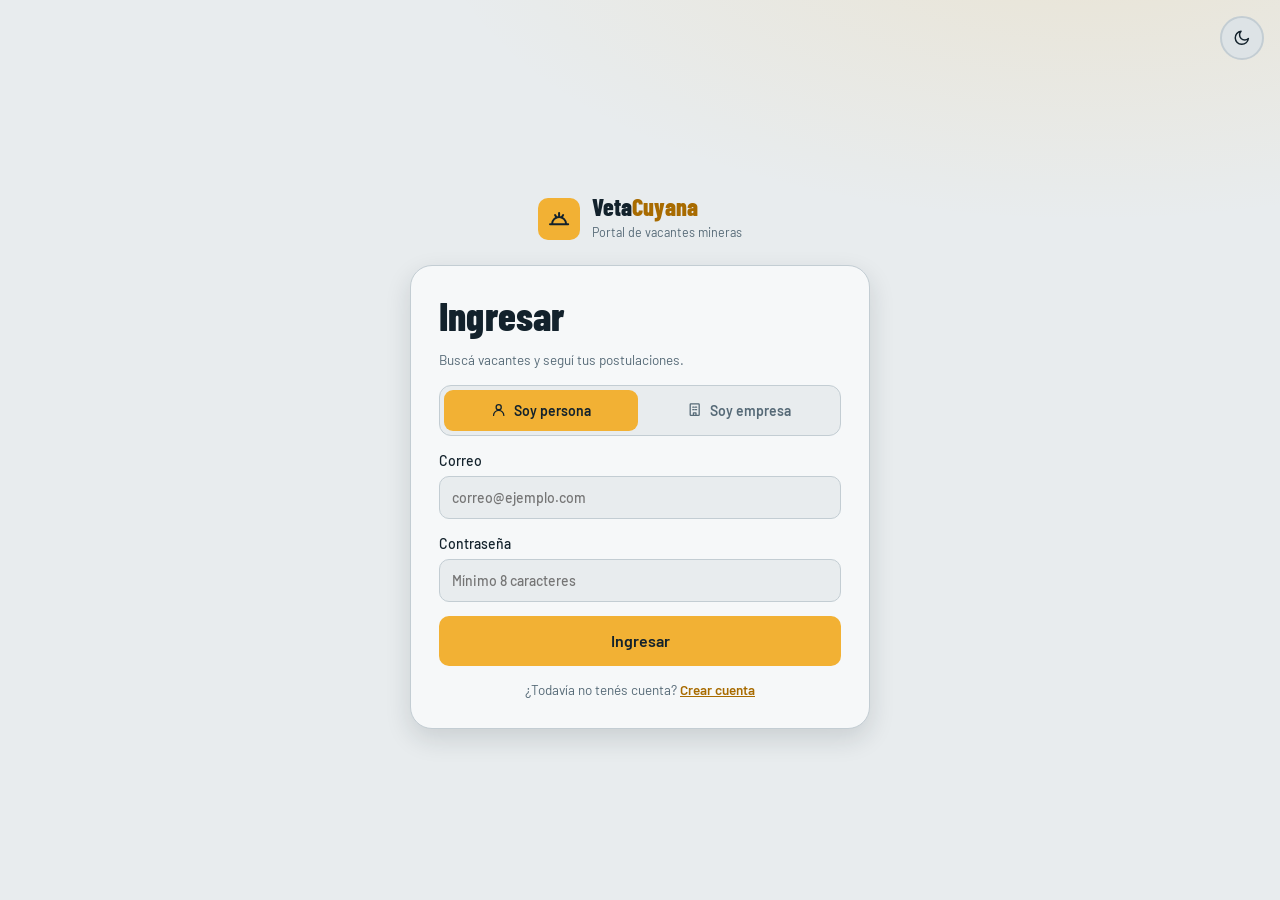
<file: FRONT/veta-cuyana/index.html>
<!DOCTYPE html>
<html lang="es" data-theme="dark">
<head>
<meta charset="UTF-8">
<meta name="viewport" content="width=device-width, initial-scale=1, viewport-fit=cover">
<title>Veta Cuyana | Portal de vacantes mineras</title>
<link rel="preconnect" href="https://fonts.googleapis.com">
<link rel="preconnect" href="https://fonts.gstatic.com" crossorigin>
<link href="https://fonts.googleapis.com/css2?family=Barlow+Condensed:wght@600;700;800&family=Barlow:wght@400;500;600&display=swap" rel="stylesheet">
<link rel="stylesheet" href="css/styles.css">
<!-- sin sesión, esta página manda al login; las empresas van a su panel -->
<script src="js/db.js"></script>
<script>DB.guard("persona")</script>

<!-- ESTILOS DEL VIDEO DE FONDO DEL HERO (van después de styles.css para que tengan prioridad) -->
<style>
  .hero {
    position: relative;
    isolation: isolate;      /* mantiene el video detrás del texto dentro del hero */
    overflow: hidden;
    min-height: 70vh;        /* alto del hero: probá entre 60vh y 100vh */
  }
  .hero .video-hero {
    position: absolute;
    inset: 0;
    width: 100%;
    height: 100%;
    object-fit: cover;
    z-index: -1;
  }
  .hero::after {             /* capa oscura para que el texto se lea bien */
    content: "";
    position: absolute;
    inset: 0;
    background: linear-gradient(to bottom, rgba(0,0,0,.35), rgba(0,0,0,.65));
    z-index: -1;
    pointer-events: none;
  }
  .hero #slides,
  .hero .arrow { display: none; }   /* se oculta el carrusel: ahora manda el video */
  .hero .hcopy { z-index: 2; }
</style>
</head>
<body>

<header>
  <div class="wrap nav">
    <a class="logo" href="#">
      <i><svg viewBox="0 0 24 24"><path d="M3 17h18M5 17a7 7 0 0 1 14 0M12 6v4M8 8l1.5 2.5M16 8l-1.5 2.5"/></svg></i>
      <div><b>Veta<span>Cuyana</span></b><small>Portal de vacantes mineras</small></div>
    </a>
    <div class="acts">
      <div class="curve">
        <button class="btn" onclick="openCV()" title="Cargar CV"><svg viewBox="0 0 24 24"><path d="M12 16V4M7 9l5-5 5 5M4 20h16"/></svg><span>Cargar CV</span></button>
        <a class="btn pri" href="persona.html" title="Mis postulaciones" style="text-decoration:none"><svg viewBox="0 0 24 24"><rect x="3" y="7" width="18" height="13" rx="2"/><path d="M9 7V4h6v3M9 14l2 2 4-4"/></svg><span>Mis postulaciones</span></a>
      </div>
      <button class="round" id="theme" aria-label="Cambiar tema claro u oscuro"></button>
      <button class="round" id="acc" aria-label="Mi cuenta"><svg viewBox="0 0 24 24"><circle cx="12" cy="8" r="4"/><path d="M4 21a8 8 0 0 1 16 0"/></svg></button>
    </div>
  </div>
</header>

<!-- HERO: video de fondo -->
<section class="hero" id="hero">

  <!-- VIDEO DE FONDO: cambiá el nombre del archivo en src si el tuyo se llama distinto -->
  <video class="video-hero" autoplay muted loop playsinline>
    <source src="media/mineria.mp4" type="video/mp4">
  </video>

  <!-- El carrusel original se conserva (oculto) para que app.js siga funcionando sin errores -->
  <div id="slides"></div>
  <button class="arrow l" onclick="go(-1)" aria-label="Anterior"><svg viewBox="0 0 24 24"><path d="M15 5l-7 7 7 7"/></svg></button>
  <button class="arrow r" onclick="go(1)" aria-label="Siguiente"><svg viewBox="0 0 24 24"><path d="M9 5l7 7-7 7"/></svg></button>
  <div class="hcopy"><div class="wrap">
    <h1 id="ht"></h1><p id="hp"></p>
  </div></div>
</section>

<!-- FILTRO sobre el carrusel -->
<div class="wrap fwrap">
  <form class="filter" id="sf">
    <label class="field"><svg viewBox="0 0 24 24"><path d="M4 16a8 8 0 0 1 16 0M2 16h20M12 4v4"/></svg><input id="kw" placeholder="Puesto o especialidad. Ej: operador CAEX"></label>
    <label class="field"><svg viewBox="0 0 24 24"><path d="M3 20l6-10 4 6 3-4 5 8z"/></svg>
      <select id="cat"><option value="todos">Categoría</option><option value="operacion">Operación mina</option><option value="mantenimiento">Mantenimiento</option><option value="geologia">Geología y sondaje</option><option value="seguridad">Seguridad HSEC</option></select></label>
    <label class="field"><svg viewBox="0 0 24 24"><circle cx="12" cy="12" r="9"/><path d="M12 7v5l3 2"/></svg>
      <select id="ros"><option value="">Régimen</option><option>14x14</option><option>7x7</option><option>8x6</option><option>4x3</option></select></label>
    <button class="btn pri go" type="submit"><svg viewBox="0 0 24 24"><circle cx="11" cy="11" r="7"/><path d="M20 20l-4-4"/></svg>Buscar</button>
  </form>
  <div class="chips">Mineral:
    <button class="chip on" data-m="">Todos</button>
    <button class="chip" data-m="Cobre"><i style="background:#e07a3f"></i>Cobre</button>
    <button class="chip" data-m="Litio"><i style="background:#4cc9e0"></i>Litio</button>
    <button class="chip" data-m="Oro"><i style="background:#f2b134"></i>Oro y plata</button>
  </div>
</div>

<!-- EMPRESAS -->
<section class="emp">
  <div class="wrap">
    <h2>Estas empresas necesitan tu talento</h2>
    <div class="rail">
      <button class="nbtn" onclick="document.getElementById('tr').scrollBy({left:-340,behavior:'smooth'})" aria-label="Anterior"><svg viewBox="0 0 24 24"><path d="M15 5l-7 7 7 7"/></svg></button>
      <div class="track" id="tr"></div>
      <button class="nbtn" onclick="document.getElementById('tr').scrollBy({left:340,behavior:'smooth'})" aria-label="Siguiente"><svg viewBox="0 0 24 24"><path d="M9 5l7 7-7 7"/></svg></button>
    </div>
    <div class="grid-co" id="gc"></div>
    <button class="outl" id="allco"><svg viewBox="0 0 24 24"><rect x="5" y="3" width="14" height="18" rx="1"/><path d="M9 8h2M13 8h2M9 12h2M13 12h2M10 21v-4h4v4"/></svg><span>Ver todas las empresas</span></button>
  </div>
</section>

<!-- VACANTES -->
<section class="vac" id="vacantes">
  <div class="wrap">
    <div class="vh">
      <div><h2>Vacantes abiertas en faena <small id="cnt" style="font:600 18px Barlow;color:var(--acct)"></small></h2>
      <p>Alimentación, traslado y campamento según cada oferta.</p></div>
      <div class="tabs" id="tabs"></div>
    </div>
    <div class="jobs" id="jobs"></div>
    <div class="empty" id="empty"><h3>No hay vacantes con esos filtros</h3><p style="margin:8px 0 16px">Prueba con otro régimen o quita la categoría.</p><button class="outl" onclick="reset()">Limpiar filtros</button></div>
    <div class="more"><button class="outl" id="more">Ver todas las vacantes</button></div>
  </div>
</section>

<!-- CIERRE -->
<section class="cta">
  <div class="wrap">
    <div><h2>Tu próximo turno empieza con un CV cargado</h2>
    <p>Las mineras y contratistas revisan esta base cuando necesitan gente para paradas de planta y campañas de sondaje.</p></div>
    <button class="btn" onclick="openCV()"><svg viewBox="0 0 24 24"><path d="M12 16V4M7 9l5-5 5 5M4 20h16"/></svg>Cargar mi CV</button>
  </div>
</section>

<footer>
  <div class="wrap">
    <div class="fg">
      <div class="brand"><b>Veta Cuyana</b><p>Conectamos operadores, técnicos e ingenieros con las faenas que los necesitan.</p>
        <a href="mailto:soporte@minastalent.com" style="color:var(--acc)">soporte@vetacuyana.com</a></div>
      <div><div class="fh">Por mineral</div><a href="#vacantes">Cobre y molibdeno</a><a href="#vacantes">Litio y salmueras</a><a href="#vacantes">Oro y plata</a><a href="#vacantes">Hierro</a></div>
      <div><div class="fh">Por especialidad</div><a href="#vacantes">Operadores CAEX y palas</a><a href="#vacantes">Mantenimiento mecánico</a><a href="#vacantes">Geología y sondaje</a><a href="#vacantes">Planificación mina</a></div>
      <div><div class="fh">Antes de postular</div><a href="#">Examen de gran altura</a><a href="#">Certificaciones Sernageomin y OSHA</a><a href="#">Cómo funcionan los turnos</a><a href="#">Ayuda</a></div>
    </div>
    <div class="fb"><p>© 2026 Vetacuyana. Todos los derechos reservados.</p><span><a href="#">Términos</a><a href="#">Privacidad</a><a href="#">Seguridad HSEC</a></span></div>
    <div class="big" aria-hidden="true">Vetacuyana</div>
  </div>
</footer>

<dialog id="cv">
  <form id="cvf">
    <h3 id="cvt">Cargar CV</h3>
    <label>Nombre completo<input id="cn" required placeholder="Mario Gómez"></label>
    <div class="two"><label>Correo<input id="ce" type="email" readonly></label><label>WhatsApp<input id="cw" type="tel" required placeholder="+54 9 261 000 0000"></label></div>
    <div class="two"><label>Experiencia en faena<select id="cx"><option>Menos de 2 años</option><option>2 a 5 años</option><option>5 a 10 años</option><option>Más de 10 años</option></select></label>
    <label>Examen de altura<select id="ca"><option>Vigente</option><option>Por renovar</option><option>Sin realizar</option></select></label></div>
    <label>Currículum (PDF o DOCX, hasta 600 KB)<input id="cf" type="file" accept=".pdf,.doc,.docx"></label>
    <p class="hint" id="cvs"></p>
    <p class="err" id="cerr" role="alert" hidden></p>
    <div class="row"><button type="button" class="btn" onclick="cv.close()">Cancelar</button><button class="btn pri" type="submit" id="cbtn">Enviar postulación</button></div>
  </form>
</dialog>
<div id="toast" role="status"></div>

<script src="js/ui.js"></script>
<script src="js/data.js"></script>
<script src="js/app.js"></script>
</body>
</html>
</file>
<file: FRONT/veta-cuyana/css/styles.css>
:root{--bg:#101a22;--bg2:#16232d;--card:#1b2b37;--line:#2c4150;--ink:#eef2f4;--mute:#92a6b3;--acc:#f2b134;--accink:#101a22;--acct:#f2b134;--hero:#0b1218;--sh:0 10px 30px rgba(0,0,0,.35)}
:root[data-theme=light]{--bg:#e8ecee;--bg2:#dde3e6;--card:#f6f8f9;--line:#c3cdd3;--ink:#13222c;--mute:#566a77;--acc:#f2b134;--accink:#13222c;--acct:#a86b00;--hero:#13222c;--sh:0 10px 26px rgba(19,34,44,.14)}
*{box-sizing:border-box;margin:0}
html{scroll-behavior:smooth;scroll-padding-top:90px}
body{font-family:Barlow,sans-serif;background:var(--bg);color:var(--ink);line-height:1.5;transition:background .3s,color .3s;padding-bottom:env(safe-area-inset-bottom,0px)}
h1,h2,h3,.fh{font-family:'Barlow Condensed',sans-serif;line-height:1.05;letter-spacing:.2px}
button,input,select{font:inherit;color:inherit}
button{cursor:pointer}
:focus-visible{outline:2px solid var(--acc);outline-offset:2px}
svg{width:1.1em;height:1.1em;fill:none;stroke:currentColor;stroke-width:2;stroke-linecap:round;stroke-linejoin:round;flex:none}
.wrap{max-width:1180px;margin:0 auto;padding:0 20px}

/* NAV: logo | iconos en curva | usuario */
header{position:sticky;top:0;z-index:30;background:var(--bg);border-bottom:1px solid var(--line);padding-top:env(safe-area-inset-top,0px)}
.nav{display:flex;align-items:center;justify-content:space-between;gap:12px;height:70px}
.logo{display:flex;align-items:center;gap:12px;text-decoration:none;color:inherit}
.logo i{width:42px;height:42px;border-radius:10px;background:var(--acc);color:var(--accink);display:grid;place-items:center;font-size:22px}
.logo b{font:800 24px 'Barlow Condensed';display:block;line-height:1}
.logo b span{color:var(--acct)}
.logo small{color:var(--mute);font-size:12.5px}
.acts{display:flex;align-items:center;gap:8px}
.curve{display:flex;gap:6px;background:var(--bg2);border:1px solid var(--line);padding:5px 6px 5px 22px;border-radius:40px 14px 14px 40px}
.btn{display:inline-flex;align-items:center;gap:8px;border:0;border-radius:10px;padding:9px 14px;font-weight:600;font-size:14px;background:transparent;transition:background .2s,transform .15s}
.btn:hover{background:var(--line)}
.btn:active{transform:scale(.97)}
.btn.pri{background:var(--acc);color:var(--accink)}
.btn.pri:hover{background:#ffc552}
.round{width:44px;height:44px;border-radius:50%;border:2px solid var(--line);background:var(--bg2);display:grid;place-items:center;transition:border-color .2s}
.round:hover{border-color:var(--acc)}

/* HERO */
.hero{position:relative;height:min(78vh,680px);min-height:560px;background:var(--hero);color:#fff;overflow:hidden;border-radius:0 0 50% 50%/0 0 56px 56px}
.slide{position:absolute;inset:0;opacity:0;transition:opacity 1s}
.slide.on{opacity:1}
.slide svg{position:absolute;inset:0;width:100%;height:100%;stroke:none;fill:currentColor}
.slide video{position:absolute;inset:0;width:100%;height:100%;object-fit:cover}
.hero:after{content:"";position:absolute;inset:0;background:linear-gradient(90deg,rgba(6,12,17,.82),rgba(6,12,17,.25) 70%)}
.hcopy{position:absolute;z-index:2;left:0;right:0;top:15%}
.hcopy h1{font-size:clamp(40px,6.6vw,84px);font-weight:800;max-width:760px}
.hcopy h1 em{font-style:normal;color:var(--acc)}
.hcopy p{max-width:560px;margin-top:16px;color:#c9d5dc;font-size:17px}
.arrow{position:absolute;z-index:3;top:42%;width:46px;height:46px;border-radius:50%;border:1px solid rgba(255,255,255,.4);background:rgba(8,14,19,.45);color:#fff;display:grid;place-items:center;backdrop-filter:blur(4px)}
.arrow:hover{background:var(--acc);color:#101a22}
.arrow.l{left:16px}.arrow.r{right:16px}
.dots{position:absolute;z-index:3;bottom:78px;left:50%;transform:translateX(-50%);display:flex;gap:8px;display:none}

/* FILTRO sobre el carrusel */
.fwrap{position:relative;z-index:5;margin-top:-150px}
.filter{background:var(--card);border:1px solid var(--line);border-radius:22px;box-shadow:var(--sh);padding:12px;display:grid;grid-template-columns:1.5fr 1fr 1fr auto;gap:10px}
.field{display:flex;align-items:center;gap:10px;background:var(--bg);border:1px solid var(--line);border-radius:14px;padding:0 14px;height:56px}
.field svg{color:var(--acct)}
.field input,.field select{flex:1;min-width:0;background:transparent;border:0;outline:0;height:100%;font-size:15px}
.field select option{background:var(--card);color:var(--ink)}
.field:focus-within{border-color:var(--acc)}
.go{height:56px;padding:0 28px;border-radius:14px;font-size:16px}
.chips{display:flex;flex-wrap:wrap;gap:8px;margin-top:14px;align-items:center;color:var(--mute);font-size:14px}
.chip{border:1px solid var(--line);background:var(--bg2);border-radius:20px;padding:5px 14px;font-size:14px;transition:.2s}
.chip:hover,.chip.on{background:var(--acc);color:var(--accink);border-color:var(--acc)}
.chip i{display:inline-block;width:9px;height:9px;border-radius:50%;margin-right:7px}

/* EMPRESAS */
.emp{margin-top:84px;padding:56px 0 64px;background:var(--bg2);position:relative;border-radius:50px 50px 0 0;text-align:center}
.emp:before{content:"";position:absolute;inset:0;border-radius:inherit;opacity:.5;pointer-events:none;background:repeating-radial-gradient(ellipse at 85% 0,transparent 0 22px,var(--line) 22px 23px);-webkit-mask:linear-gradient(#000,transparent);mask:linear-gradient(#000,transparent)}
.emp>*{position:relative}
h2{font-size:clamp(30px,4vw,46px);font-weight:700}
.rail{display:flex;align-items:center;gap:10px;margin:34px 0 30px}
.track{display:flex;gap:16px;overflow-x:auto;scroll-snap-type:x mandatory;scrollbar-width:none;flex:1;padding:6px 2px}
.track::-webkit-scrollbar{display:none}
.co{flex:0 0 168px;height:104px;scroll-snap-align:start;background:var(--card);border:1px solid var(--line);border-radius:16px;display:grid;place-items:center;box-shadow:var(--sh);padding:8px}
.co b{font:700 25px 'Barlow Condensed';display:block}
.co small{display:block;color:var(--mute);font-size:12px;margin-top:-2px}
.nbtn{width:40px;height:40px;border-radius:50%;border:1px solid var(--line);background:var(--card);display:grid;place-items:center;flex:none}
.nbtn:hover{background:var(--acc);color:var(--accink)}
.outl{border:2px solid var(--ink);border-radius:12px;padding:11px 22px;font-weight:600;display:inline-flex;gap:10px;align-items:center;background:transparent;transition:.2s}
.outl:hover{background:var(--ink);color:var(--bg)}
.grid-co{display:none;grid-template-columns:repeat(auto-fill,minmax(168px,1fr));gap:16px;margin:0 0 30px}
.grid-co.open{display:grid}.grid-co .co{flex:none}

/* VACANTES */
.vac{padding:64px 0 90px;background:var(--bg2)}
.vh{display:flex;flex-wrap:wrap;justify-content:space-between;align-items:end;gap:16px;margin-bottom:26px}
.vh p{color:var(--mute);margin-top:6px}
.tabs{display:flex;gap:8px;flex-wrap:wrap}
.jobs{display:grid;grid-template-columns:repeat(auto-fill,minmax(310px,1fr));gap:20px}
.job{background:var(--card);border:1px solid var(--line);border-radius:18px;padding:22px;display:flex;flex-direction:column;gap:12px;border-left:5px solid var(--mc,var(--acc));transition:transform .2s,box-shadow .2s}
.job:hover{transform:translateY(-3px);box-shadow:var(--sh)}
.job .top{display:flex;justify-content:space-between;font-size:13px;color:var(--mute)}
.tag{font-weight:600;color:var(--ink)}
.urg{color:#ff7a59;font-weight:600}
.job h3{font-size:25px;font-weight:700}
.co2{color:var(--mute);font-size:14.5px}
dl{display:grid;grid-template-columns:auto 1fr;gap:6px 14px;font-size:14px;border-top:1px dashed var(--line);padding-top:12px}
dt{color:var(--mute)}dd{text-align:right;font-weight:500}
.sal{color:var(--acct);font-weight:700}
.job .btn{justify-content:center;margin-top:auto;background:var(--bg2);border:1px solid var(--line)}
.job .btn:hover{background:var(--acc);color:var(--accink);border-color:var(--acc)}
.empty{text-align:center;padding:50px 10px;color:var(--mute);display:none}
.more{text-align:center;margin-top:36px}

/* FOOTER: bloque CTA + pie editorial */
.cta{background:var(--acc);color:#13222c;position:relative;overflow:hidden}
.cta:before{content:"";position:absolute;right:-80px;top:-80px;width:420px;height:420px;border-radius:50%;background:repeating-radial-gradient(circle,transparent 0 16px,rgba(19,34,44,.16) 16px 17px)}
.cta .wrap{position:relative;display:flex;flex-wrap:wrap;gap:28px;justify-content:space-between;align-items:center;padding-top:56px;padding-bottom:56px}
.cta h2{font-size:clamp(34px,5vw,58px);font-weight:800;max-width:640px}
.cta p{max-width:520px;margin-top:10px;font-size:17px}
.cta .btn{background:#13222c;color:#fff;padding:16px 26px;font-size:16px;border-radius:12px}
.cta .btn:hover{background:#000}
footer{background:#0b1218;color:#9fb1bc;padding:56px 0 28px}
.fg{display:grid;grid-template-columns:1.4fr repeat(3,1fr);gap:36px}
footer .fh{color:#fff;font-size:20px;margin-bottom:12px;font-weight:700}
footer a{display:block;color:inherit;text-decoration:none;padding:4px 0;font-size:15px}
footer a:hover{color:var(--acc)}
.brand b{font:800 34px 'Barlow Condensed';color:#fff;display:block}
.brand p{margin:8px 0 16px;max-width:290px;font-size:15px}
.fb{display:flex;flex-wrap:wrap;justify-content:space-between;gap:12px;margin-top:44px;padding-top:20px;border-top:1px solid #22333f;font-size:13.5px}
.fb span a{display:inline;margin-left:18px}
.big{font:800 clamp(60px,15vw,200px)/.8 'Barlow Condensed';color:#fff;opacity:.05;margin-top:30px;white-space:nowrap;overflow:hidden;user-select:none}

/* MODAL + TOAST */
dialog{border:1px solid var(--line);border-radius:20px;background:var(--card);color:var(--ink);padding:0;width:min(520px,92vw);margin:auto}
dialog::backdrop{background:rgba(5,10,14,.7)}
dialog form{padding:24px;display:grid;gap:14px}
dialog h3{font-size:28px}
dialog label{display:grid;gap:5px;font-size:14px;font-weight:500}
dialog input,dialog select{background:var(--bg);border:1px solid var(--line);border-radius:10px;padding:10px 12px}
.two{display:grid;grid-template-columns:1fr 1fr;gap:12px}
.row{display:flex;justify-content:flex-end;gap:8px}
#toast{position:fixed;left:50%;bottom:24px;transform:translate(-50%,120px);background:var(--ink);color:var(--bg);padding:12px 20px;border-radius:12px;font-weight:500;z-index:60;transition:transform .3s;max-width:90vw}
#toast.show{transform:translate(-50%,0)}

/* ACCESO (persona / empresa) */
dialog [hidden]{display:none!important}
.sesbox{padding:24px;display:grid;gap:14px}
.seg{display:grid;grid-auto-flow:column;grid-auto-columns:1fr;gap:4px;background:var(--bg);border:1px solid var(--line);border-radius:12px;padding:4px}
.seg button{border:0;background:transparent;border-radius:9px;padding:10px;font-weight:600;font-size:14px;color:var(--mute);display:flex;gap:8px;justify-content:center;align-items:center;transition:background .2s,color .2s}
.seg button:hover{color:var(--ink)}
.seg button.on{background:var(--acc);color:var(--accink)}
.hint{font-size:13.5px;color:var(--mute)}
.hint a{color:var(--acct);font-weight:600}
.sw{text-align:center}
dialog .chk{display:flex;align-items:flex-start;gap:10px;font-weight:400;color:var(--mute)}
dialog .chk input{width:18px;height:18px;padding:0;margin-top:2px;accent-color:var(--acc);flex:none}
.round.on{border-color:var(--acc);color:var(--acc)}

/* PÁGINAS NUEVAS: login, panel de empresa, mis postulaciones */
:root{--ok:#5fd08a}
:root[data-theme=light]{--ok:#1b8a4c}
[hidden]{display:none!important}
.inp{background:var(--bg);border:1px solid var(--line);border-radius:10px;padding:10px 12px;min-width:0}
.btn:disabled{opacity:.55;cursor:default;pointer-events:none}
.err{color:#ff7a59;font-weight:500;font-size:14px}

/* login */
.apg{min-height:100vh;display:grid;place-items:center;padding:56px 16px 32px;background:radial-gradient(1100px 520px at 85% -10%,rgba(242,177,52,.15),transparent 60%),var(--bg)}
.apt{position:fixed;top:16px;right:16px}
.ap{width:min(460px,100%);display:grid;gap:22px}
.ap .logo{justify-self:center}
.apc{background:var(--card);border:1px solid var(--line);border-radius:22px;box-shadow:var(--sh);padding:28px;display:grid;gap:14px}
.apc h1{font-size:40px;font-weight:800}
.apc form{display:grid;gap:14px}
.apc label{display:grid;gap:5px;font-size:14px;font-weight:500}
.apc input{background:var(--bg);border:1px solid var(--line);border-radius:10px;padding:10px 12px;min-width:0}
.apc .chk{display:flex;align-items:flex-start;gap:10px;font-weight:400;color:var(--mute)}
.apc .chk input{width:18px;height:18px;padding:0;margin-top:2px;accent-color:var(--acc);flex:none}
.big2{justify-content:center;padding:13px 18px;font-size:16px}

/* panel (empresa y persona) */
.dash{padding-top:40px;padding-bottom:90px}
.dh{display:flex;flex-wrap:wrap;justify-content:space-between;align-items:end;gap:16px;margin-bottom:26px}
.dh h1{font-size:clamp(34px,5vw,54px);font-weight:800}
.dh p{color:var(--mute);margin-top:6px}
.stats{display:grid;grid-template-columns:repeat(auto-fit,minmax(170px,1fr));gap:14px;margin-bottom:28px}
.stat{background:var(--card);border:1px solid var(--line);border-radius:16px;padding:16px 18px}
.stat b{font:800 40px 'Barlow Condensed';display:block;line-height:1;color:var(--acct)}
.stat span{color:var(--mute);font-size:14px}
.dbar{display:flex;flex-wrap:wrap;gap:12px;justify-content:space-between;align-items:center;margin-bottom:20px}
.dbar .inp{height:42px}
.ok{color:var(--ok);font-weight:600}
.off{color:var(--mute);font-weight:600}
.jact{display:flex;flex-wrap:wrap;gap:8px;margin-top:auto}
.job .jact .btn{flex:1;justify-content:center;margin-top:0;white-space:nowrap}
.vacio{text-align:center;padding:54px 16px;border:1px dashed var(--line);border-radius:18px;color:var(--mute)}
.vacio h3{color:var(--ink);font-size:28px;margin-bottom:6px}
.vacio .btn{margin-top:16px}

/* postulantes y postulaciones */
.cands{display:grid;gap:14px}
.cand{display:grid;grid-template-columns:auto 1fr auto;gap:16px;align-items:center;background:var(--card);border:1px solid var(--line);border-radius:18px;padding:18px 20px}
.av{width:48px;height:48px;border-radius:50%;background:var(--acc);color:var(--accink);display:grid;place-items:center;font:800 22px 'Barlow Condensed'}
.cand h3{font-size:24px;font-weight:700}
.cm{display:flex;flex-wrap:wrap;gap:4px 16px;color:var(--mute);font-size:14px;margin-top:6px}
.cl{display:flex;flex-wrap:wrap;gap:8px;margin-top:10px}
.cl a,.cl button{border:1px solid var(--line);background:var(--bg2);border-radius:20px;padding:4px 12px;font-size:13.5px;text-decoration:none;color:inherit;transition:.2s}
.cl a:hover,.cl button:hover{background:var(--acc);color:var(--accink);border-color:var(--acc)}
.est{display:grid;gap:5px;font-size:13px;color:var(--mute)}
.st{display:inline-flex;align-items:center;gap:7px;font-size:14px;font-weight:600;color:var(--ink)}
.st:before{content:"";width:9px;height:9px;border-radius:50%;background:var(--c,var(--mute))}
.st.nuevo{--c:var(--mute)}.st.visto{--c:#4cc9e0}.st.pre{--c:var(--ok)}.st.desc{--c:#ff7a59}
.cand .side{display:grid;gap:8px;justify-items:end}

@media(max-width:860px){.filter{grid-template-columns:1fr 1fr}.filter .field:first-child,.go{grid-column:1/-1}.fg{grid-template-columns:1fr 1fr}.logo small{display:none}.btn span{display:none}.curve{padding-left:12px}.hero{min-height:620px}.fwrap{margin-top:-190px}}
@media(max-width:640px){.cand{grid-template-columns:auto 1fr}.cand .est,.cand .side{grid-column:1/-1;justify-items:start}.apc{padding:22px}}
@media(max-width:520px){.filter{grid-template-columns:1fr}.fg,.two{grid-template-columns:1fr}.arrow{display:none}}
@media(prefers-reduced-motion:reduce){*{transition:none!important;scroll-behavior:auto!important}}
</file>
